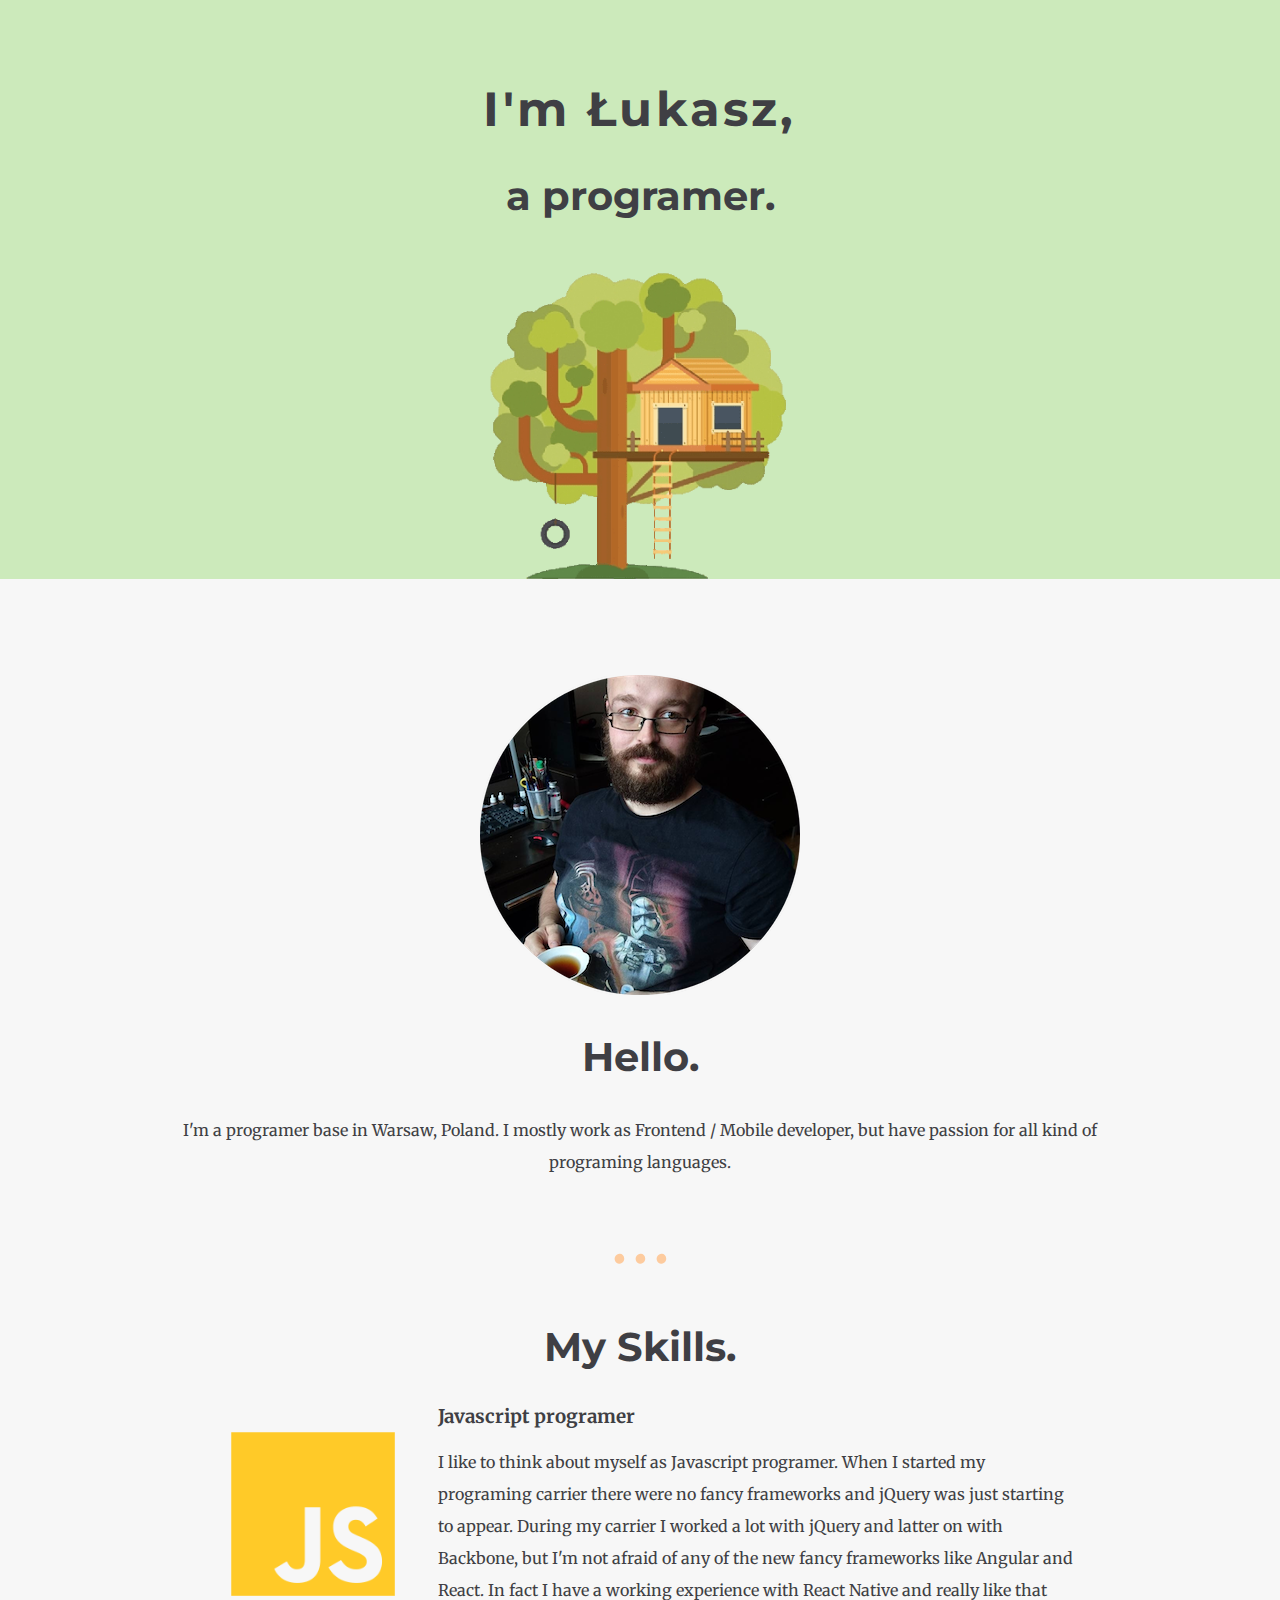
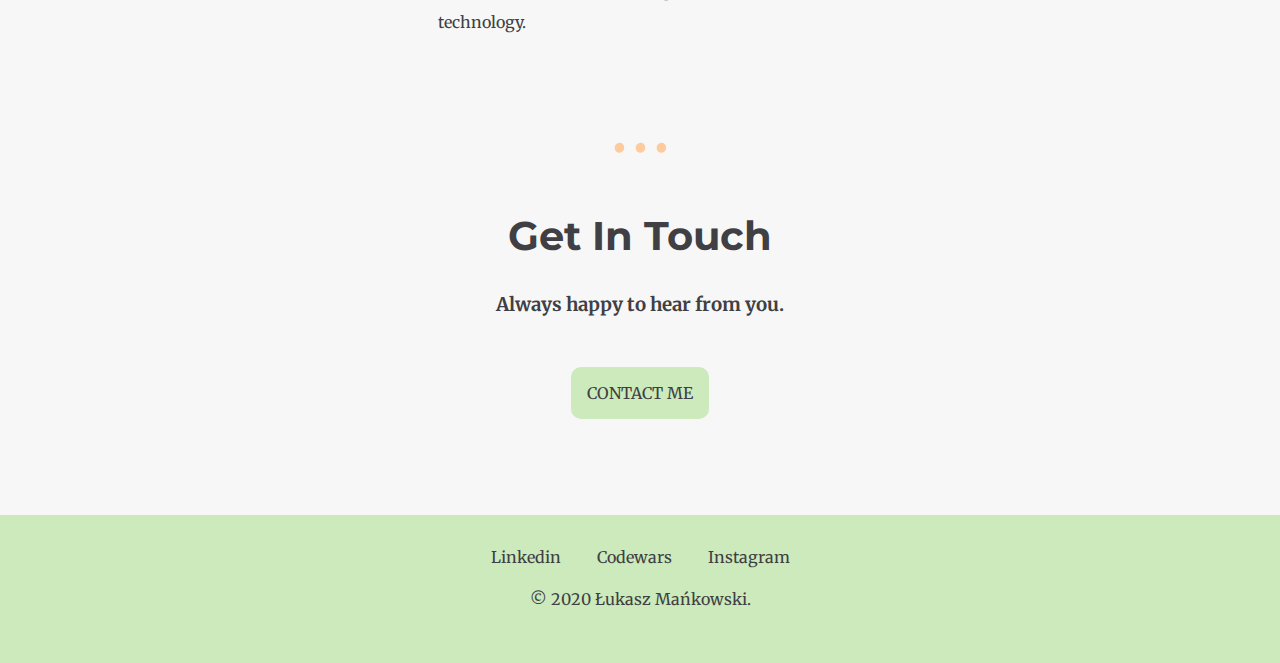
<file: index.html>
<!DOCTYPE html>
<html lang="en">
<head>
    <meta charset="UTF-8">
    <meta name="viewport" content="width=device-width, initial-scale=1.0">
    <title>Łukasz Mańkowski CV page</title>
  
    <link href="https://fonts.googleapis.com/css2?family=Merriweather:wght@300&family=Montserrat&family=Architects+Daughter&display=swap" rel="stylesheet">
    <link rel="stylesheet" href="css/styles.css">
    <link rel="shortcut icon" href="favicon.ico" type="image/x-icon">
    <link rel="icon" href="favicon.ico" type="image/x-icon">

</head>
<body>
   <div class="top-container">
       <h1>I'm Łukasz,</h1>
       <h2>a programer.</h2>
        <img src="img/tree.png" alt="Tree image" class="tree-image" >
   </div>
   <div class="middle-container">
    <div class="profile">
      <img src="img/circle-me.png" alt="My image">
      <h2>Hello.</h2>
      <p>I'm a programer base in Warsaw, Poland. I mostly work as Frontend / Mobile developer, but have passion for all kind of programing languages.</p>
    </div>
    <hr>
    <div class="skills">
      <h2>My Skills.</h2>
      <div class="skill-row">
        <img class="code-image" src="img/js.png" alt="Javascript Image">
        <h3>Javascript programer</h3>
        <p>
            I like to think about myself as Javascript programer. When I started my programing carrier there were no fancy frameworks and jQuery was just starting to appear. During my carrier I worked a lot with jQuery and latter on with Backbone, but I'm not afraid of any of the new fancy frameworks like Angular and React. In fact I have a working experience with React Native and really like that technology.
        </p>
      </div>
    </div>
    <hr>
    <div class="contact-me">
      <h2>Get In Touch</h2>
      <h3> Always happy to hear from you.</h3>
      <a class="contact" href="mailto:lukasz.mankowski@gmail.com">CONTACT ME</a>
    </div>
  </div>
  
  <div class="bottom-container">
      <a href="https://www.linkedin.com/in/lukaszmankowski/">Linkedin</a>
      <a href="https://www.codewars.com/users/luk6man/stats">Codewars</a>
      <a href="https://www.instagram.com/luk6man/">Instagram</a>
    <p>© 2020 Łukasz Mańkowski.</p>
  </div>
</body>
</html>
</file>
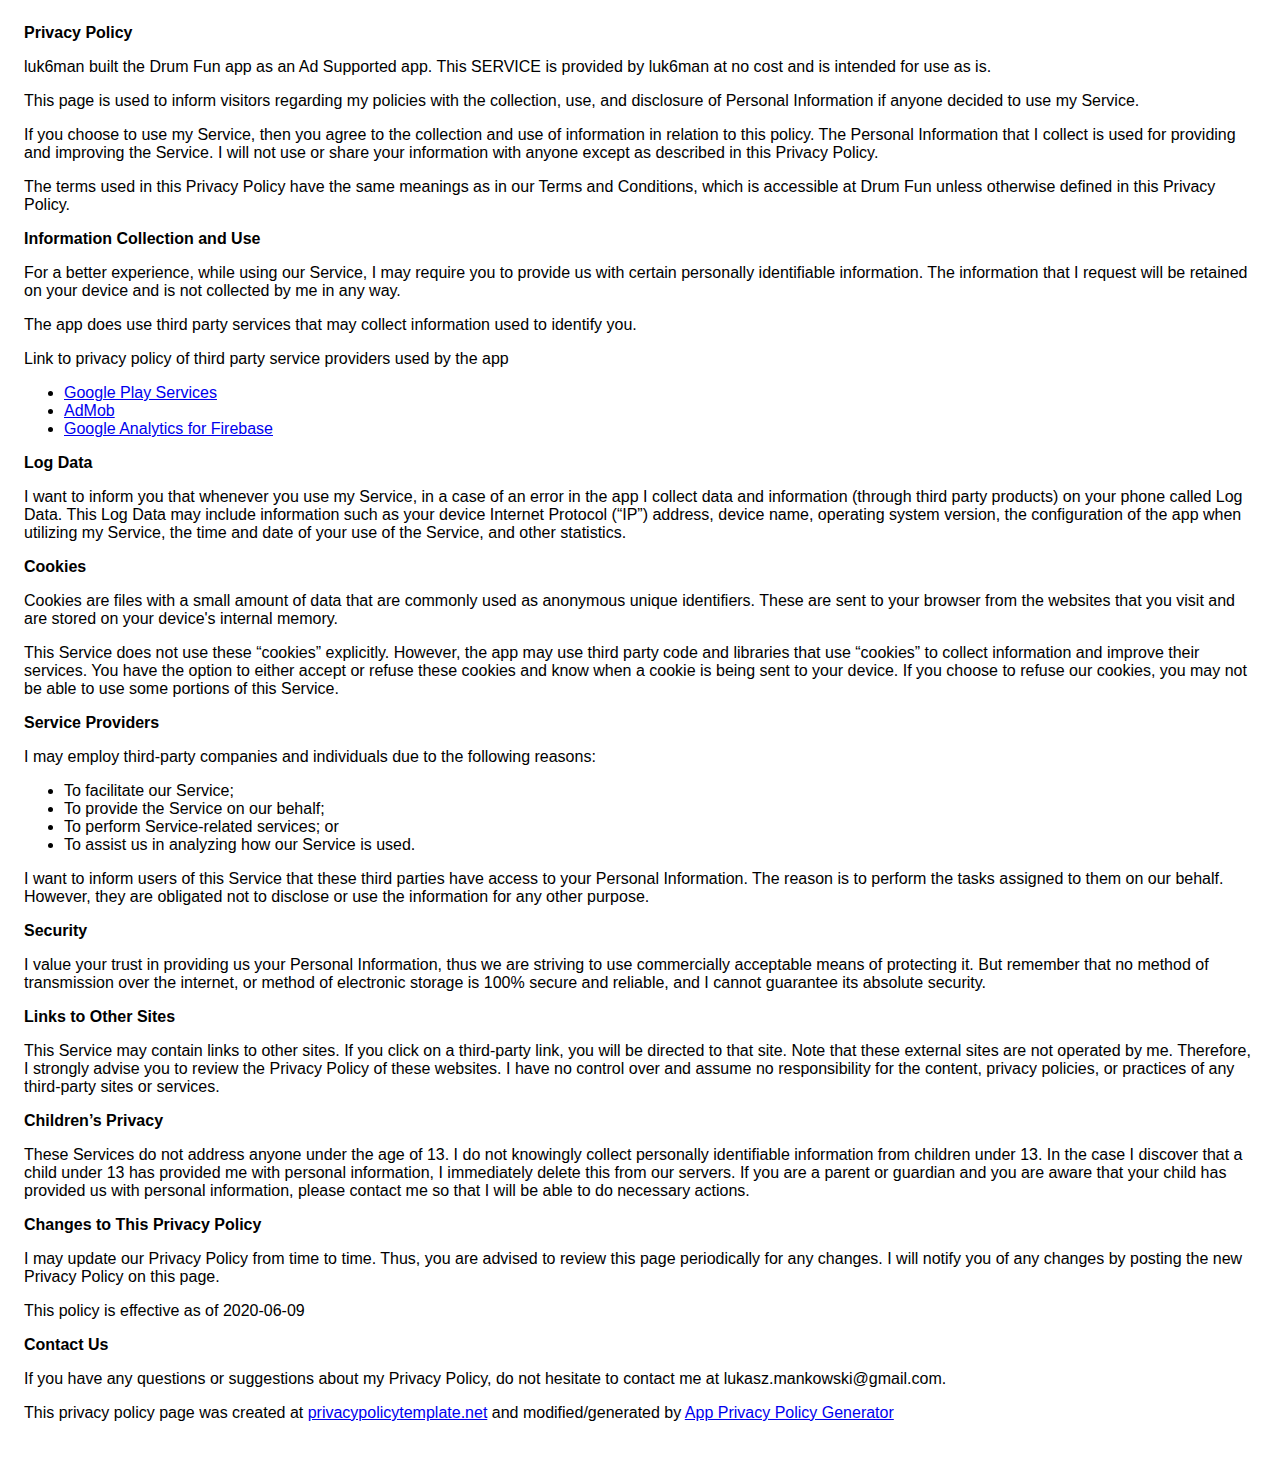
<file: policy/drumfun.html>
<!DOCTYPE html>
    <html>
    <head>
      <meta charset='utf-8'>
      <meta name='viewport' content='width=device-width'>
      <title>Privacy Policy</title>
      <style> body { font-family: 'Helvetica Neue', Helvetica, Arial, sans-serif; padding:1em; } </style>
    </head>
    <body>
    <strong>Privacy Policy</strong> <p>
                  luk6man built the Drum Fun app as
                  an Ad Supported app. This SERVICE is provided by
                  luk6man at no cost and is intended for use as
                  is.
                </p> <p>
                  This page is used to inform visitors regarding my
                  policies with the collection, use, and disclosure of Personal
                  Information if anyone decided to use my Service.
                </p> <p>
                  If you choose to use my Service, then you agree to
                  the collection and use of information in relation to this
                  policy. The Personal Information that I collect is
                  used for providing and improving the Service. I will not use or share your information with
                  anyone except as described in this Privacy Policy.
                </p> <p>
                  The terms used in this Privacy Policy have the same meanings
                  as in our Terms and Conditions, which is accessible at
                  Drum Fun unless otherwise defined in this Privacy Policy.
                </p> <p><strong>Information Collection and Use</strong></p> <p>
                  For a better experience, while using our Service, I
                  may require you to provide us with certain personally
                  identifiable information. The information that
                  I request will be retained on your device and is not collected by me in any way.
                </p> <div><p>
                    The app does use third party services that may collect
                    information used to identify you.
                  </p> <p>
                    Link to privacy policy of third party service providers used
                    by the app
                  </p> <ul><li><a href="https://www.google.com/policies/privacy/" target="_blank" rel="noopener noreferrer">Google Play Services</a></li><li><a href="https://support.google.com/admob/answer/6128543?hl=en" target="_blank" rel="noopener noreferrer">AdMob</a></li><li><a href="https://firebase.google.com/policies/analytics" target="_blank" rel="noopener noreferrer">Google Analytics for Firebase</a></li><!----><!----><!----><!----><!----><!----><!----><!----><!----><!----><!----><!----><!----><!----></ul></div> <p><strong>Log Data</strong></p> <p>
                  I want to inform you that whenever you
                  use my Service, in a case of an error in the app
                  I collect data and information (through third party
                  products) on your phone called Log Data. This Log Data may
                  include information such as your device Internet Protocol
                  (“IP”) address, device name, operating system version, the
                  configuration of the app when utilizing my Service,
                  the time and date of your use of the Service, and other
                  statistics.
                </p> <p><strong>Cookies</strong></p> <p>
                  Cookies are files with a small amount of data that are
                  commonly used as anonymous unique identifiers. These are sent
                  to your browser from the websites that you visit and are
                  stored on your device's internal memory.
                </p> <p>
                  This Service does not use these “cookies” explicitly. However,
                  the app may use third party code and libraries that use
                  “cookies” to collect information and improve their services.
                  You have the option to either accept or refuse these cookies
                  and know when a cookie is being sent to your device. If you
                  choose to refuse our cookies, you may not be able to use some
                  portions of this Service.
                </p> <p><strong>Service Providers</strong></p> <p>
                  I may employ third-party companies and
                  individuals due to the following reasons:
                </p> <ul><li>To facilitate our Service;</li> <li>To provide the Service on our behalf;</li> <li>To perform Service-related services; or</li> <li>To assist us in analyzing how our Service is used.</li></ul> <p>
                  I want to inform users of this Service
                  that these third parties have access to your Personal
                  Information. The reason is to perform the tasks assigned to
                  them on our behalf. However, they are obligated not to
                  disclose or use the information for any other purpose.
                </p> <p><strong>Security</strong></p> <p>
                  I value your trust in providing us your
                  Personal Information, thus we are striving to use commercially
                  acceptable means of protecting it. But remember that no method
                  of transmission over the internet, or method of electronic
                  storage is 100% secure and reliable, and I cannot
                  guarantee its absolute security.
                </p> <p><strong>Links to Other Sites</strong></p> <p>
                  This Service may contain links to other sites. If you click on
                  a third-party link, you will be directed to that site. Note
                  that these external sites are not operated by me.
                  Therefore, I strongly advise you to review the
                  Privacy Policy of these websites. I have
                  no control over and assume no responsibility for the content,
                  privacy policies, or practices of any third-party sites or
                  services.
                </p> <p><strong>Children’s Privacy</strong></p> <p>
                  These Services do not address anyone under the age of 13.
                  I do not knowingly collect personally
                  identifiable information from children under 13. In the case
                  I discover that a child under 13 has provided
                  me with personal information, I immediately
                  delete this from our servers. If you are a parent or guardian
                  and you are aware that your child has provided us with
                  personal information, please contact me so that
                  I will be able to do necessary actions.
                </p> <p><strong>Changes to This Privacy Policy</strong></p> <p>
                  I may update our Privacy Policy from
                  time to time. Thus, you are advised to review this page
                  periodically for any changes. I will
                  notify you of any changes by posting the new Privacy Policy on
                  this page.
                </p> <p>This policy is effective as of 2020-06-09</p> <p><strong>Contact Us</strong></p> <p>
                  If you have any questions or suggestions about my
                  Privacy Policy, do not hesitate to contact me at lukasz.mankowski@gmail.com.
                </p> <p>
                  This privacy policy page was created at
                  <a href="https://privacypolicytemplate.net" target="_blank" rel="noopener noreferrer">privacypolicytemplate.net</a>
                  and modified/generated by
                  <a href="https://app-privacy-policy-generator.firebaseapp.com/" target="_blank" rel="noopener noreferrer">App Privacy Policy Generator</a></p>
    </body>
    </html>
</file>
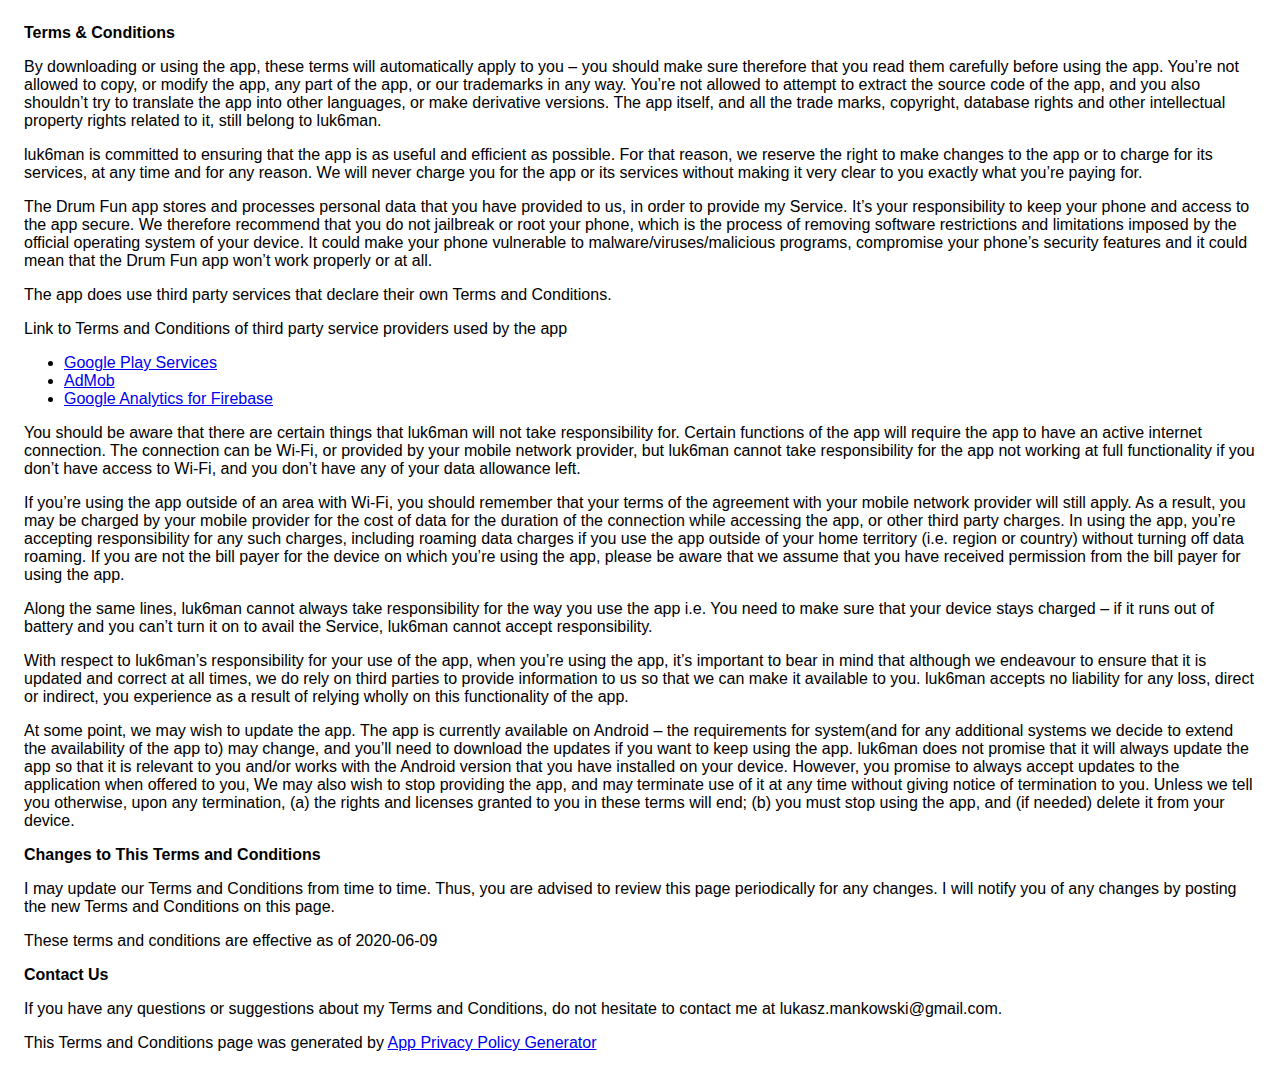
<file: terms/drumfun.html>
<!DOCTYPE html>
    <html>
    <head>
      <meta charset='utf-8'>
      <meta name='viewport' content='width=device-width'>
      <title>Terms &amp; Conditions</title>
      <style> body { font-family: 'Helvetica Neue', Helvetica, Arial, sans-serif; padding:1em; } </style>
    </head>
    <body>
    <strong>Terms &amp; Conditions</strong> <p>
                  By downloading or using the app, these terms will
                  automatically apply to you – you should make sure therefore
                  that you read them carefully before using the app. You’re not
                  allowed to copy, or modify the app, any part of the app, or
                  our trademarks in any way. You’re not allowed to attempt to
                  extract the source code of the app, and you also shouldn’t try
                  to translate the app into other languages, or make derivative
                  versions. The app itself, and all the trade marks, copyright,
                  database rights and other intellectual property rights related
                  to it, still belong to luk6man.
                </p> <p>
                  luk6man is committed to ensuring that the app is
                  as useful and efficient as possible. For that reason, we
                  reserve the right to make changes to the app or to charge for
                  its services, at any time and for any reason. We will never
                  charge you for the app or its services without making it very
                  clear to you exactly what you’re paying for.
                </p> <p>
                  The Drum Fun app stores and processes personal data that
                  you have provided to us, in order to provide my
                  Service. It’s your responsibility to keep your phone and
                  access to the app secure. We therefore recommend that you do
                  not jailbreak or root your phone, which is the process of
                  removing software restrictions and limitations imposed by the
                  official operating system of your device. It could make your
                  phone vulnerable to malware/viruses/malicious programs,
                  compromise your phone’s security features and it could mean
                  that the Drum Fun app won’t work properly or at all.
                </p> <div><p>
                    The app does use third party services that declare their own
                    Terms and Conditions.
                  </p> <p>
                    Link to Terms and Conditions of third party service
                    providers used by the app
                  </p> <ul><li><a href="https://policies.google.com/terms" target="_blank" rel="noopener noreferrer">Google Play Services</a></li><li><a href="https://developers.google.com/admob/terms" target="_blank" rel="noopener noreferrer">AdMob</a></li><li><a href="https://firebase.google.com/terms/analytics" target="_blank" rel="noopener noreferrer">Google Analytics for Firebase</a></li><!----><!----><!----><!----><!----><!----><!----><!----><!----><!----><!----><!----><!----><!----></ul></div> <p>
                  You should be aware that there are certain things that
                  luk6man will not take responsibility for. Certain
                  functions of the app will require the app to have an active
                  internet connection. The connection can be Wi-Fi, or provided
                  by your mobile network provider, but luk6man
                  cannot take responsibility for the app not working at full
                  functionality if you don’t have access to Wi-Fi, and you don’t
                  have any of your data allowance left.
                </p> <p></p> <p>
                  If you’re using the app outside of an area with Wi-Fi, you
                  should remember that your terms of the agreement with your
                  mobile network provider will still apply. As a result, you may
                  be charged by your mobile provider for the cost of data for
                  the duration of the connection while accessing the app, or
                  other third party charges. In using the app, you’re accepting
                  responsibility for any such charges, including roaming data
                  charges if you use the app outside of your home territory
                  (i.e. region or country) without turning off data roaming. If
                  you are not the bill payer for the device on which you’re
                  using the app, please be aware that we assume that you have
                  received permission from the bill payer for using the app.
                </p> <p>
                  Along the same lines, luk6man cannot always take
                  responsibility for the way you use the app i.e. You need to
                  make sure that your device stays charged – if it runs out of
                  battery and you can’t turn it on to avail the Service,
                  luk6man cannot accept responsibility.
                </p> <p>
                  With respect to luk6man’s responsibility for your
                  use of the app, when you’re using the app, it’s important to
                  bear in mind that although we endeavour to ensure that it is
                  updated and correct at all times, we do rely on third parties
                  to provide information to us so that we can make it available
                  to you. luk6man accepts no liability for any
                  loss, direct or indirect, you experience as a result of
                  relying wholly on this functionality of the app.
                </p> <p>
                  At some point, we may wish to update the app. The app is
                  currently available on Android – the requirements for
                  system(and for any additional systems we
                  decide to extend the availability of the app to) may change,
                  and you’ll need to download the updates if you want to keep
                  using the app. luk6man does not promise that it
                  will always update the app so that it is relevant to you
                  and/or works with the Android version that you have
                  installed on your device. However, you promise to always
                  accept updates to the application when offered to you, We may
                  also wish to stop providing the app, and may terminate use of
                  it at any time without giving notice of termination to you.
                  Unless we tell you otherwise, upon any termination, (a) the
                  rights and licenses granted to you in these terms will end;
                  (b) you must stop using the app, and (if needed) delete it
                  from your device.
                </p> <p><strong>Changes to This Terms and Conditions</strong></p> <p>
                  I may update our Terms and Conditions
                  from time to time. Thus, you are advised to review this page
                  periodically for any changes. I will
                  notify you of any changes by posting the new Terms and
                  Conditions on this page.
                </p> <p>
                  These terms and conditions are effective as of 2020-06-09
                </p> <p><strong>Contact Us</strong></p> <p>
                  If you have any questions or suggestions about my
                  Terms and Conditions, do not hesitate to contact me
                  at lukasz.mankowski@gmail.com.
                </p> <p>
                  This Terms and Conditions page was generated by
                  <a href="https://app-privacy-policy-generator.firebaseapp.com/" target="_blank" rel="noopener noreferrer">App Privacy Policy Generator</a></p>
    </body>
    </html>
</file>
<file: css/styles.css>
html, body, #page {
    height: 100%;
}

body {
    background-color: #f7f7f7;
    color: #3f3f44;
    font-family: 'Merriweather', serif;
    margin: 0;
    text-align: center;
}

h1 {
    font-family: 'Montserrat', sans-serif;
    font-size: 3rem;
    letter-spacing: 0.2rem;
    margin: 0 auto;
}

h2 {
    font-size: 2.5rem;
    font-family: 'Montserrat', sans-serif;
}


hr {
    border: 0;
    clear: both;
    height: auto;
    margin: 12px 0;
    text-align: center;
    
}

p {
 line-height: 2;
}

hr:before {
    content: "\2022 \2022 \2022";
    font-size: 50px;
    color:  #FDCB9E;
  }

.top-container{
    padding-top: 80px;
    background-color: #cceabb;
    font-size: 0;
    margin-bottom: 0;
    
}

.tree-image{
    width: 350px;
}

.middle-container{
    max-width: 970px;
    padding: 6rem 0;
    margin: 0 auto;
}

.profile {
    margin-bottom: 3rem;
}

.skils {
    margin: 1rem auto 1rem auto;
}

.skill-row{
    text-align: left;
    padding: 0 5% 5% 5%;
}
.code-image{
    width: 25%;
    float: left;
    margin-right: 1rem;
}

.contact {
    margin-top: 2rem;
    -webkit-border-radius: 10px;
    -moz-border-radius: 10px;
    border-radius: 10px;
    color: #3F3F44;
    font-family: 'Merriweather', serif;
    font-size: 1rem;
    padding: 1rem;
    background-color: #cceabb;
    text-decoration: none;
    display: inline-block;
    cursor: pointer;
    text-align: center;
    }
    
    .contact:hover {
    background: #FDCB9E;
    -webkit-border-radius: 10px;
    -moz-border-radius: 10px;
    border-radius: 10px;
    text-decoration: none;
    }

    .bottom-container{
        padding: 2rem;
        background-color: #cceabb;
    }

    .bottom-container a{
        color: #3f3f44;
        margin: 1rem;
        font-family: 'Merriweather', serif;
        text-decoration: none;
    }

    .bottom-container a:hover{
        color: #FDCB9E;
    }
</file>
